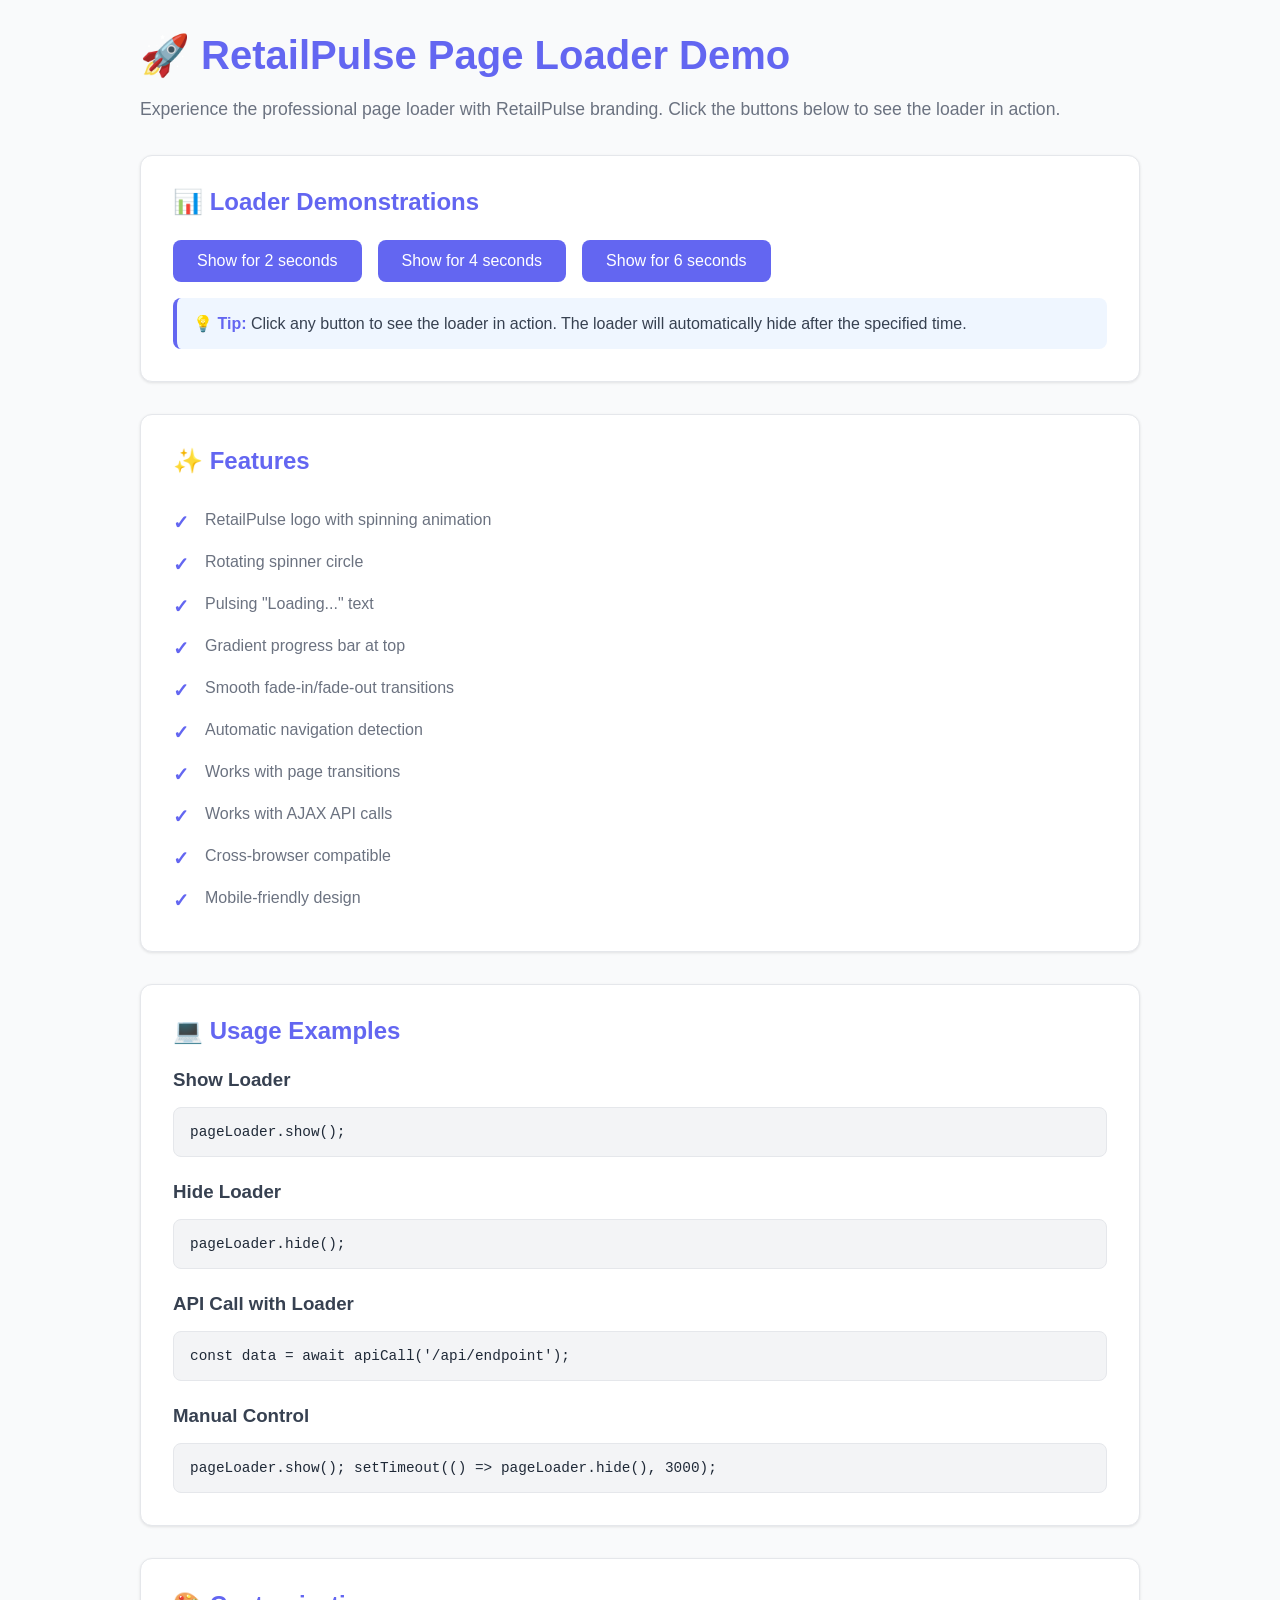
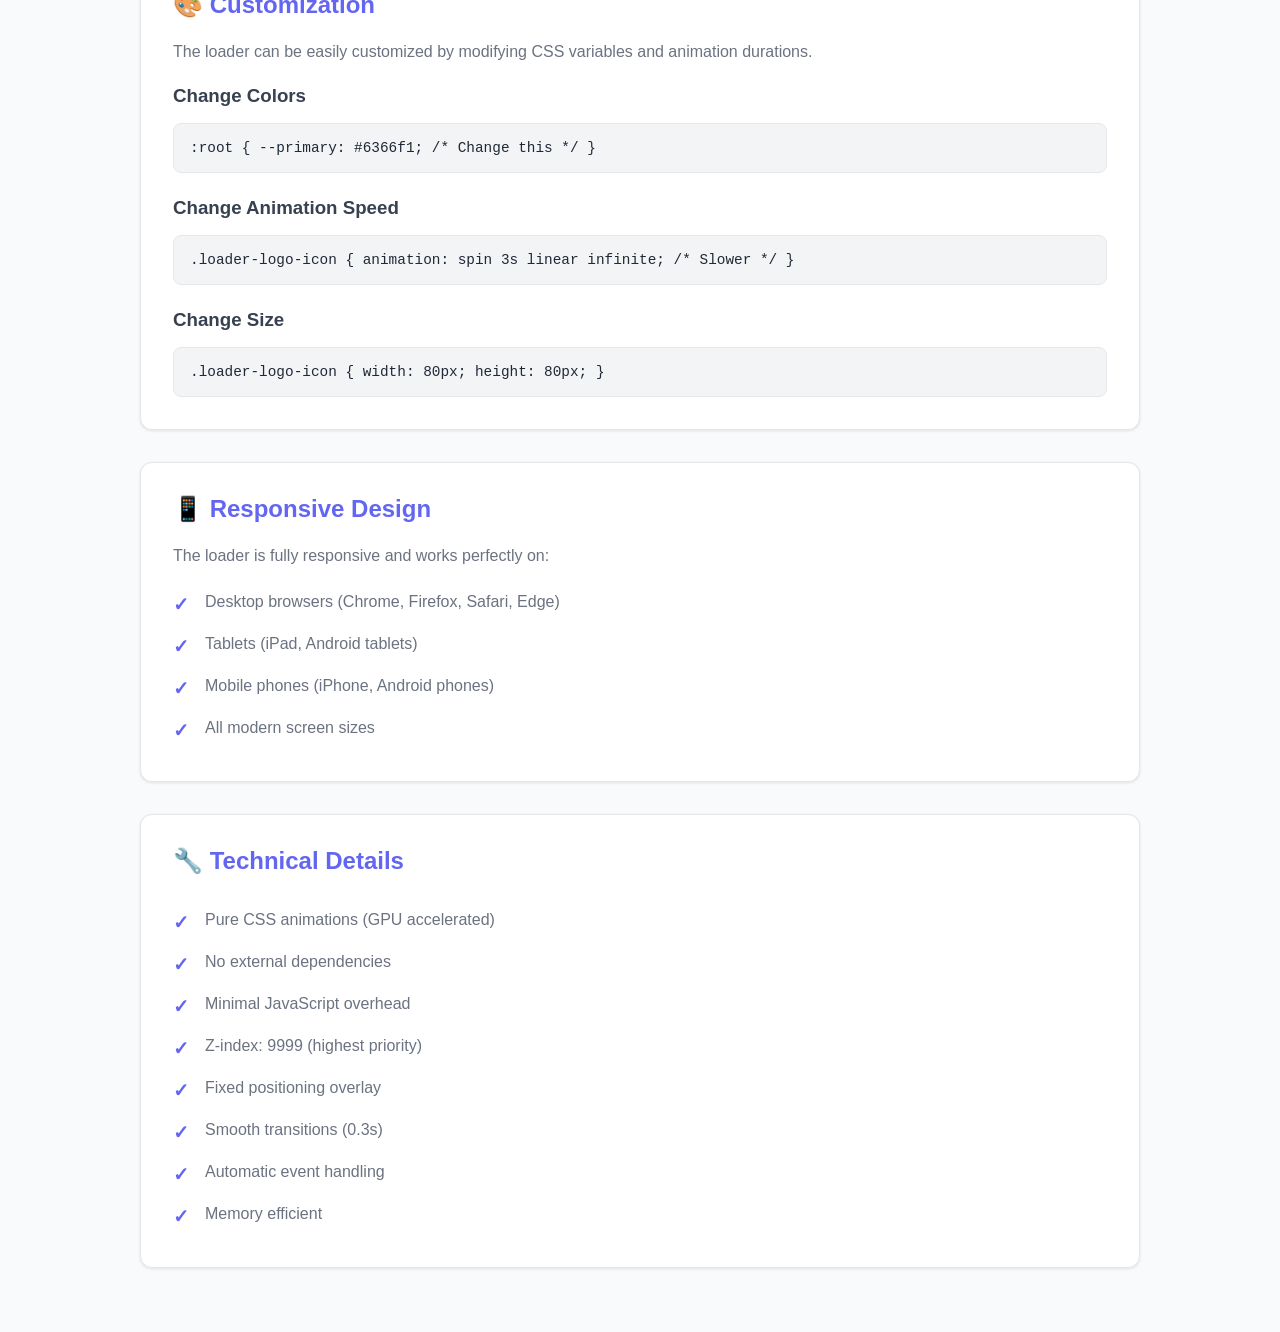
<file: docs/LOADER_DEMO.html>
<!DOCTYPE html>
<html lang="en">
<head>
    <meta charset="UTF-8">
    <meta name="viewport" content="width=device-width, initial-scale=1.0">
    <title>RetailPulse Loader Demo</title>
    <style>
        * {
            margin: 0;
            padding: 0;
            box-sizing: border-box;
        }

        :root {
            --primary: #6366f1;
            --primary-dark: #4f46e5;
            --secondary: #8b5cf6;
            --border: #e5e7eb;
            --text: #374151;
            --text-light: #6b7280;
            --light: #f9fafb;
        }

        body {
            font-family: 'Inter', -apple-system, BlinkMacSystemFont, 'Segoe UI', sans-serif;
            background: var(--light);
            color: var(--text);
            padding: 2rem;
        }

        .container {
            max-width: 1000px;
            margin: 0 auto;
        }

        h1 {
            color: var(--primary);
            margin-bottom: 1rem;
            font-size: 2.5rem;
        }

        .description {
            color: var(--text-light);
            margin-bottom: 2rem;
            font-size: 1.1rem;
            line-height: 1.6;
        }

        .demo-section {
            background: white;
            border: 1px solid var(--border);
            border-radius: 0.75rem;
            padding: 2rem;
            margin-bottom: 2rem;
            box-shadow: 0 1px 3px rgba(0, 0, 0, 0.1);
        }

        .demo-section h2 {
            color: var(--primary);
            margin-bottom: 1.5rem;
            font-size: 1.5rem;
        }

        .button-group {
            display: flex;
            gap: 1rem;
            flex-wrap: wrap;
        }

        button {
            padding: 0.75rem 1.5rem;
            background: var(--primary);
            color: white;
            border: none;
            border-radius: 0.5rem;
            font-size: 1rem;
            font-weight: 500;
            cursor: pointer;
            transition: all 0.2s;
        }

        button:hover {
            background: var(--primary-dark);
            transform: translateY(-2px);
            box-shadow: 0 4px 12px rgba(99, 102, 241, 0.3);
        }

        button:active {
            transform: translateY(0);
        }

        .code-block {
            background: #f3f4f6;
            border: 1px solid var(--border);
            border-radius: 0.5rem;
            padding: 1rem;
            margin-top: 1rem;
            overflow-x: auto;
            font-family: 'Courier New', monospace;
            font-size: 0.9rem;
            color: #1f2937;
        }

        .feature-list {
            list-style: none;
            margin-top: 1rem;
        }

        .feature-list li {
            padding: 0.75rem 0;
            padding-left: 2rem;
            position: relative;
            color: var(--text-light);
        }

        .feature-list li::before {
            content: '✓';
            position: absolute;
            left: 0;
            color: var(--primary);
            font-weight: bold;
            font-size: 1.2rem;
        }

        /* Page Loader Styles */
        .page-loader {
            position: fixed;
            top: 0;
            left: 0;
            width: 100%;
            height: 100%;
            background: rgba(255, 255, 255, 0.95);
            display: flex;
            flex-direction: column;
            justify-content: center;
            align-items: center;
            z-index: 9999;
            opacity: 0;
            visibility: hidden;
            transition: opacity 0.3s ease, visibility 0.3s ease;
        }

        .page-loader.active {
            opacity: 1;
            visibility: visible;
        }

        .loader-content {
            display: flex;
            flex-direction: column;
            align-items: center;
            gap: 2rem;
        }

        .loader-logo {
            display: flex;
            align-items: center;
            gap: 1rem;
            animation: fadeInScale 0.6s ease-out;
        }

        .loader-logo-icon {
            width: 60px;
            height: 60px;
            stroke-width: 2;
            color: var(--primary);
            animation: spin 2s linear infinite;
        }

        .loader-logo-text {
            font-size: 2rem;
            font-weight: 700;
            color: var(--primary);
            letter-spacing: -0.5px;
        }

        .loader-spinner {
            position: relative;
            width: 50px;
            height: 50px;
        }

        .loader-spinner::before {
            content: '';
            position: absolute;
            width: 100%;
            height: 100%;
            border: 4px solid var(--border);
            border-top-color: var(--primary);
            border-radius: 50%;
            animation: spin 1s linear infinite;
        }

        .loader-text {
            font-size: 1rem;
            color: var(--text-light);
            font-weight: 500;
            animation: pulse 1.5s ease-in-out infinite;
        }

        .loading-bar {
            position: fixed;
            top: 0;
            left: 0;
            height: 3px;
            background: linear-gradient(90deg, var(--primary), var(--secondary), var(--primary));
            z-index: 9998;
            width: 0%;
        }

        .loading-bar.active {
            width: 90%;
            animation: loadingBarAnimation 1.5s ease-in-out;
        }

        @keyframes spin {
            from {
                transform: rotate(0deg);
            }
            to {
                transform: rotate(360deg);
            }
        }

        @keyframes fadeInScale {
            from {
                opacity: 0;
                transform: scale(0.8);
            }
            to {
                opacity: 1;
                transform: scale(1);
            }
        }

        @keyframes pulse {
            0%, 100% {
                opacity: 0.6;
            }
            50% {
                opacity: 1;
            }
        }

        @keyframes loadingBarAnimation {
            0% {
                width: 0%;
            }
            50% {
                width: 90%;
            }
            100% {
                width: 100%;
            }
        }

        .info-box {
            background: #eff6ff;
            border-left: 4px solid var(--primary);
            padding: 1rem;
            border-radius: 0.5rem;
            margin-top: 1rem;
        }

        .info-box strong {
            color: var(--primary);
        }
    </style>
</head>
<body>
    <!-- Page Loader -->
    <div class="page-loader" id="pageLoader">
        <div class="loader-content">
            <div class="loader-logo">
                <svg class="loader-logo-icon" viewBox="0 0 24 24" fill="none" stroke="currentColor">
                    <path d="M17 21v-2a4 4 0 0 0-4-4H5a4 4 0 0 0-4 4v2"></path>
                    <circle cx="9" cy="7" r="4"></circle>
                    <path d="M23 21v-2a4 4 0 0 0-3-3.87"></path>
                    <path d="M16 3.13a4 4 0 0 1 0 7.75"></path>
                </svg>
                <span class="loader-logo-text">RetailPulse</span>
            </div>
            <div class="loader-spinner"></div>
            <p class="loader-text">Loading...</p>
        </div>
    </div>

    <!-- Loading Bar -->
    <div class="loading-bar" id="loadingBar"></div>

    <div class="container">
        <h1>🚀 RetailPulse Page Loader Demo</h1>
        <p class="description">
            Experience the professional page loader with RetailPulse branding. 
            Click the buttons below to see the loader in action.
        </p>

        <!-- Demo Section 1 -->
        <div class="demo-section">
            <h2>📊 Loader Demonstrations</h2>
            <div class="button-group">
                <button onclick="showLoader(2000)">Show for 2 seconds</button>
                <button onclick="showLoader(4000)">Show for 4 seconds</button>
                <button onclick="showLoader(6000)">Show for 6 seconds</button>
            </div>
            <div class="info-box">
                <strong>💡 Tip:</strong> Click any button to see the loader in action. 
                The loader will automatically hide after the specified time.
            </div>
        </div>

        <!-- Demo Section 2 -->
        <div class="demo-section">
            <h2>✨ Features</h2>
            <ul class="feature-list">
                <li>RetailPulse logo with spinning animation</li>
                <li>Rotating spinner circle</li>
                <li>Pulsing "Loading..." text</li>
                <li>Gradient progress bar at top</li>
                <li>Smooth fade-in/fade-out transitions</li>
                <li>Automatic navigation detection</li>
                <li>Works with page transitions</li>
                <li>Works with AJAX API calls</li>
                <li>Cross-browser compatible</li>
                <li>Mobile-friendly design</li>
            </ul>
        </div>

        <!-- Demo Section 3 -->
        <div class="demo-section">
            <h2>💻 Usage Examples</h2>
            
            <h3 style="margin-top: 1.5rem; margin-bottom: 0.5rem; color: var(--text);">Show Loader</h3>
            <div class="code-block">pageLoader.show();</div>

            <h3 style="margin-top: 1.5rem; margin-bottom: 0.5rem; color: var(--text);">Hide Loader</h3>
            <div class="code-block">pageLoader.hide();</div>

            <h3 style="margin-top: 1.5rem; margin-bottom: 0.5rem; color: var(--text);">API Call with Loader</h3>
            <div class="code-block">const data = await apiCall('/api/endpoint');</div>

            <h3 style="margin-top: 1.5rem; margin-bottom: 0.5rem; color: var(--text);">Manual Control</h3>
            <div class="code-block">
pageLoader.show();
setTimeout(() => pageLoader.hide(), 3000);
            </div>
        </div>

        <!-- Demo Section 4 -->
        <div class="demo-section">
            <h2>🎨 Customization</h2>
            <p style="margin-bottom: 1rem; color: var(--text-light);">
                The loader can be easily customized by modifying CSS variables and animation durations.
            </p>
            
            <h3 style="margin-top: 1.5rem; margin-bottom: 0.5rem; color: var(--text);">Change Colors</h3>
            <div class="code-block">
:root {
    --primary: #6366f1; /* Change this */
}
            </div>

            <h3 style="margin-top: 1.5rem; margin-bottom: 0.5rem; color: var(--text);">Change Animation Speed</h3>
            <div class="code-block">
.loader-logo-icon {
    animation: spin 3s linear infinite; /* Slower */
}
            </div>

            <h3 style="margin-top: 1.5rem; margin-bottom: 0.5rem; color: var(--text);">Change Size</h3>
            <div class="code-block">
.loader-logo-icon {
    width: 80px;
    height: 80px;
}
            </div>
        </div>

        <!-- Demo Section 5 -->
        <div class="demo-section">
            <h2>📱 Responsive Design</h2>
            <p style="color: var(--text-light);">
                The loader is fully responsive and works perfectly on:
            </p>
            <ul class="feature-list">
                <li>Desktop browsers (Chrome, Firefox, Safari, Edge)</li>
                <li>Tablets (iPad, Android tablets)</li>
                <li>Mobile phones (iPhone, Android phones)</li>
                <li>All modern screen sizes</li>
            </ul>
        </div>

        <!-- Demo Section 6 -->
        <div class="demo-section">
            <h2>🔧 Technical Details</h2>
            <ul class="feature-list">
                <li>Pure CSS animations (GPU accelerated)</li>
                <li>No external dependencies</li>
                <li>Minimal JavaScript overhead</li>
                <li>Z-index: 9999 (highest priority)</li>
                <li>Fixed positioning overlay</li>
                <li>Smooth transitions (0.3s)</li>
                <li>Automatic event handling</li>
                <li>Memory efficient</li>
            </ul>
        </div>
    </div>

    <script>
        // Page Loader Management
        class PageLoader {
            constructor() {
                this.loader = document.getElementById('pageLoader');
                this.loadingBar = document.getElementById('loadingBar');
                this.isLoading = false;
            }

            show() {
                if (this.loader) {
                    this.loader.classList.add('active');
                    this.isLoading = true;
                }
                if (this.loadingBar) {
                    this.loadingBar.classList.add('active');
                }
            }

            hide() {
                if (this.loader) {
                    this.loader.classList.remove('active');
                    this.isLoading = false;
                }
                if (this.loadingBar) {
                    this.loadingBar.classList.remove('active');
                }
            }
        }

        // Initialize loader
        const pageLoader = new PageLoader();

        // Demo function
        function showLoader(duration) {
            pageLoader.show();
            setTimeout(() => pageLoader.hide(), duration);
        }
    </script>
</body>
</html>
</file>
